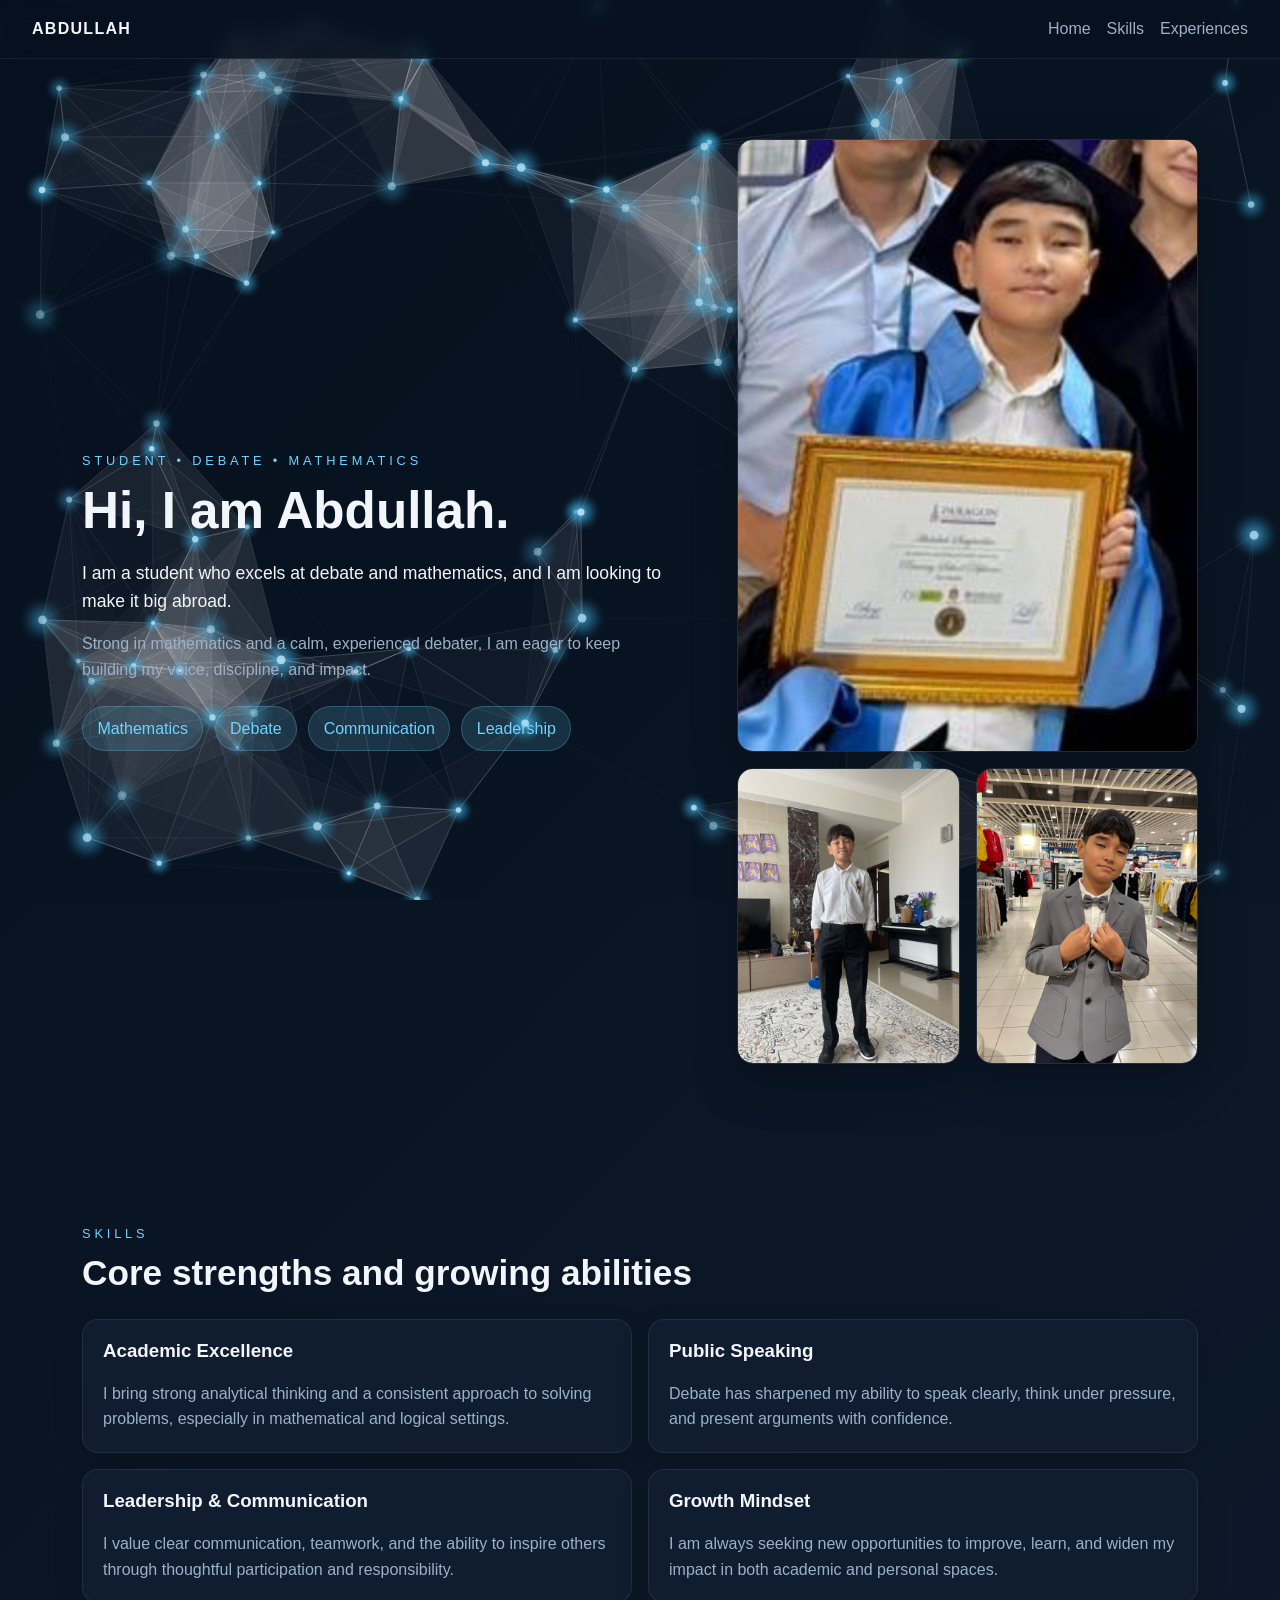
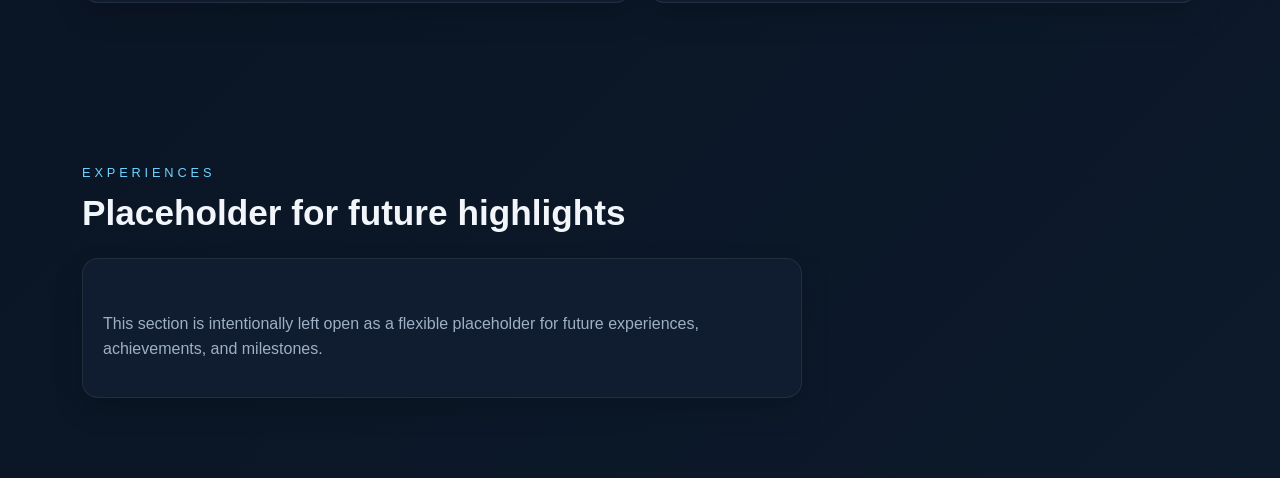
<file: index.html>
<!DOCTYPE html>
<html lang="en">
  <head>
    <meta charset="UTF-8" />
    <meta name="viewport" content="width=device-width, initial-scale=1.0" />
    <title>Abdullah | Portfolio</title>
    <meta
      name="description"
      content="A personal portfolio website inspired by the reference site, with a simplified layout focused on home, skills, and future experiences."
    />
    <link rel="stylesheet" href="style.css" />
  </head>
  <body>
    <canvas id="bg-canvas" aria-hidden="true"></canvas>
    <header class="topbar">
      <a class="brand" href="#home">Abdullah</a>
      <nav class="nav-links" aria-label="Primary navigation">
        <a href="#home">Home</a>
        <a href="#skills">Skills</a>
        <a href="#experiences">Experiences</a>
      </nav>
    </header>

    <main>
      <section id="home" class="hero section">
        <div class="hero-content">
          <p class="eyebrow">Student • Debate • Mathematics</p>
          <h1>Hi, I am Abdullah.</h1>
          <p id="intro-text" class="intro">
            I am a student who excels at debate and mathematics, and I am looking to make it big abroad.
          </p>
          <p id="subtext" class="subtext">
            Strong in mathematics and a calm, experienced debater, I am eager to keep building my voice, discipline, and impact.
          </p>

          <div id="skill-highlights" class="skill-highlights" aria-label="Homepage skills">
            <span>Mathematics</span>
            <span>Debate</span>
            <span>Communication</span>
            <span>Leadership</span>
          </div>
        </div>

        <div class="hero-gallery" aria-label="Personal photos">
          <img id="hero-img-1" src="pics/GRAD.png" alt="Abdullah in graduation portrait" />
          <img id="hero-img-2" src="pics/WhatsApp Image 2026-07-06 at 9.28.49 PM.jpeg" alt="Abdullah in a candid moment" />
          <img id="hero-img-3" src="pics/WhatsApp Image 2026-07-06 at 9.28.50 PM.jpeg" alt="Abdullah in a formal setting" />
        </div>
      </section>

      <section id="skills" class="section">
        <div class="section-heading">
          <p class="eyebrow">Skills</p>
          <h2>Core strengths and growing abilities</h2>
        </div>

        <div class="skills-grid">
          <article class="card">
            <h3>Academic Excellence</h3>
            <p>
              I bring strong analytical thinking and a consistent approach to solving problems, especially in mathematical and logical settings.
            </p>
          </article>
          <article class="card">
            <h3>Public Speaking</h3>
            <p>
              Debate has sharpened my ability to speak clearly, think under pressure, and present arguments with confidence.
            </p>
          </article>
          <article class="card">
            <h3>Leadership & Communication</h3>
            <p>
              I value clear communication, teamwork, and the ability to inspire others through thoughtful participation and responsibility.
            </p>
          </article>
          <article class="card">
            <h3>Growth Mindset</h3>
            <p>
              I am always seeking new opportunities to improve, learn, and widen my impact in both academic and personal spaces.
            </p>
          </article>
        </div>
      </section>

      <section id="experiences" class="section">
        <div class="section-heading">
          <p class="eyebrow">Experiences</p>
          <h2>Placeholder for future highlights</h2>
        </div>

        <div class="placeholder-card">
          <p>
            This section is intentionally left open as a flexible placeholder for future experiences, achievements, and milestones.
          </p>
        </div>
      </section>
    </main>
    <script src="site-settings.js"></script>
    <script src="animation.js" defer></script>
  </body>
</html>
</file>
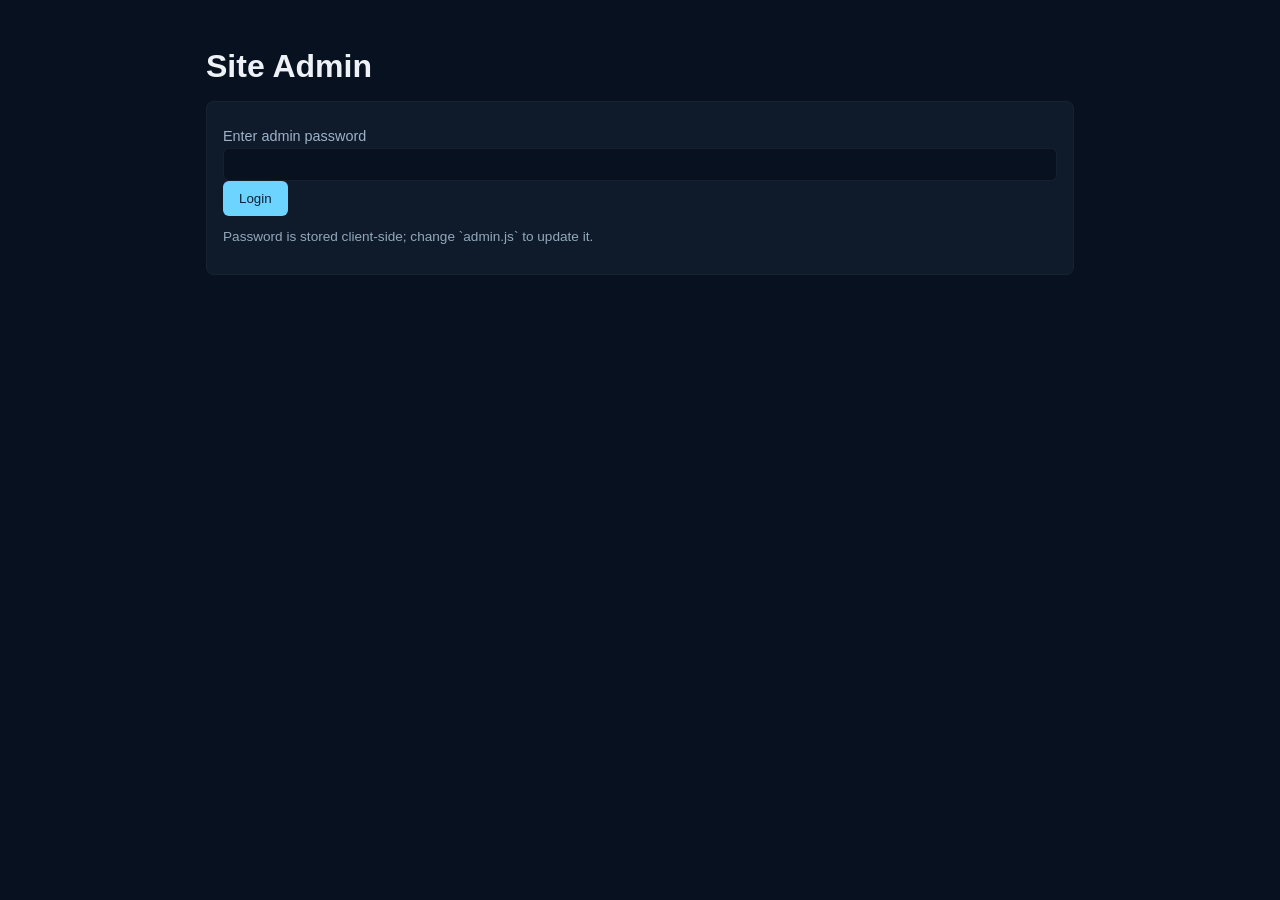
<file: admin.html>
<!doctype html>
<html lang="en">
  <head>
    <meta charset="utf-8" />
    <meta name="viewport" content="width=device-width,initial-scale=1" />
    <title>Admin — Abdullah</title>
    <link rel="stylesheet" href="admin.css" />
  </head>
  <body>
    <main class="container">
      <h1>Site Admin</h1>

      <div id="login-view" class="card">
        <label for="password">Enter admin password</label>
        <input id="password" type="password" autocomplete="new-password" />
        <button id="login">Login</button>
        <p class="hint">Password is stored client-side; change `admin.js` to update it.</p>
      </div>

      <div id="admin-view" class="hidden">
        <section class="card">
          <h2>Home content</h2>
          <label>Intro</label>
          <textarea id="admin-intro" rows="3"></textarea>
          <label>Subtext</label>
          <textarea id="admin-subtext" rows="2"></textarea>
          <label>Skills (comma separated)</label>
          <input id="admin-skills" />
        </section>

        <section class="card">
          <h2>Images</h2>
          <label>Hero image 1</label>
          <select id="hero-1"></select>
          <label>Hero image 2</label>
          <select id="hero-2"></select>
          <label>Hero image 3</label>
          <select id="hero-3"></select>
        </section>

        <section class="card">
          <h2>Colors</h2>
          <label>Background</label>
          <input type="color" id="color-bg" />
          <label>Surface</label>
          <input type="color" id="color-surface" />
          <label>Accent</label>
          <input type="color" id="color-accent" />
          <label>Accent 2</label>
          <input type="color" id="color-accent-2" />
          <label>Text</label>
          <input type="color" id="color-text" />
        </section>

        <div class="actions">
          <button id="apply">Apply</button>
          <button id="save">Save (persist)</button>
          <button id="logout">Logout</button>
        </div>

        <p class="note">Changes are saved to your browser's localStorage and applied immediately. To make server-side persistent changes, update files in the repository.</p>
      </div>
    </main>
    <script src="admin.js"></script>
  </body>
</html>
</file>
<file: style.css>
:root {
  color-scheme: dark;
  --bg: #07111f;
  --surface: #101c2f;
  --surface-2: #18263b;
  --text: #f2f5fa;
  --muted: #9eb0c6;
  --accent: #6dd3ff;
  --accent-2: #88f0b9;
}

* {
  box-sizing: border-box;
}

html {
  scroll-behavior: smooth;
}

body {
  margin: 0;
  font-family: "Segoe UI", Tahoma, Geneva, Verdana, sans-serif;
  line-height: 1.6;
  background: linear-gradient(135deg, var(--bg), #0d1a2b);
  color: var(--text);
}

/* Canvas overlay for atmospheric animation */
#bg-canvas{
  position: fixed;
  inset: 0;
  width: 100%;
  height: 100%;
  pointer-events: none;
  z-index: 0;
}

main { position: relative; z-index: 1; }

img {
  display: block;
  width: 100%;
  height: auto;
  object-fit: cover;
}

.topbar {
  position: sticky;
  top: 0;
  z-index: 10;
  display: flex;
  justify-content: space-between;
  align-items: center;
  padding: 1rem 2rem;
  backdrop-filter: blur(10px);
  background: rgba(7, 17, 31, 0.8);
  border-bottom: 1px solid rgba(255, 255, 255, 0.08);
}

.brand {
  color: var(--text);
  text-decoration: none;
  font-weight: 700;
  letter-spacing: 0.08em;
  text-transform: uppercase;
}

.nav-links {
  display: flex;
  gap: 1rem;
}

.nav-links a {
  color: var(--muted);
  text-decoration: none;
  transition: color 0.2s ease;
}

.nav-links a:hover {
  color: var(--accent);
}

.section {
  max-width: 1180px;
  margin: 0 auto;
  padding: 5rem 2rem;
}

.hero {
  display: grid;
  gap: 2rem;
  grid-template-columns: 1.15fr 0.85fr;
  align-items: center;
}

.eyebrow {
  margin: 0 0 0.5rem;
  font-size: 0.8rem;
  letter-spacing: 0.3em;
  text-transform: uppercase;
  color: var(--accent);
}

h1,
h2,
h3 {
  margin-top: 0;
  line-height: 1.2;
}

h1 {
  font-size: clamp(2.2rem, 4vw, 3.4rem);
  margin-bottom: 1rem;
}

h2 {
  font-size: clamp(1.6rem, 3vw, 2.2rem);
  margin-bottom: 1rem;
}

.intro {
  font-size: 1.1rem;
  color: var(--text);
  margin-bottom: 0.8rem;
}

.subtext {
  color: var(--muted);
  max-width: 62ch;
}

.skill-highlights {
  display: flex;
  flex-wrap: wrap;
  gap: 0.7rem;
  margin-top: 1.5rem;
}

.skill-highlights span {
  padding: 0.55rem 0.9rem;
  border-radius: 999px;
  background: rgba(109, 211, 255, 0.15);
  color: var(--accent);
  border: 1px solid rgba(109, 211, 255, 0.25);
}

.hero-gallery {
  display: grid;
  gap: 1rem;
  grid-template-columns: repeat(2, minmax(0, 1fr));
}

.hero-gallery img {
  border-radius: 1rem;
  min-height: 220px;
  border: 1px solid rgba(255, 255, 255, 0.1);
  box-shadow: 0 20px 45px rgba(0, 0, 0, 0.25);
}

.hero-gallery img:first-child {
  grid-column: span 2;
}

.section-heading {
  margin-bottom: 1.5rem;
}

.skills-grid {
  display: grid;
  gap: 1rem;
  grid-template-columns: repeat(2, minmax(0, 1fr));
}

.card,
.placeholder-card {
  padding: 1.25rem;
  border-radius: 1rem;
  background: var(--surface);
  border: 1px solid rgba(255, 255, 255, 0.08);
  box-shadow: 0 12px 30px rgba(0, 0, 0, 0.16);
}

.card p,
.placeholder-card p {
  margin-bottom: 0;
  color: var(--muted);
}

.placeholder-card {
  max-width: 720px;
  min-height: 140px;
  display: grid;
  align-items: center;
}

@media (max-width: 900px) {
  .hero {
    grid-template-columns: 1fr;
  }

  .skills-grid {
    grid-template-columns: 1fr;
  }
}

@media (max-width: 640px) {
  .topbar {
    flex-direction: column;
    gap: 0.7rem;
  }

  .section {
    padding: 3.5rem 1rem;
  }

  .hero-gallery {
    grid-template-columns: 1fr;
  }

  .hero-gallery img:first-child {
    grid-column: auto;
  }
}
</file>
<file: admin.css>
:root{--bg:#07111f}
*{box-sizing:border-box}
body{font-family:Segoe UI,Arial;margin:0;background:var(--bg);color:#eef2f7}
.container{max-width:900px;margin:2rem auto;padding:1rem}
.card{background:#0f1b2a;padding:1rem;border-radius:8px;margin-bottom:1rem;border:1px solid rgba(255,255,255,0.04)}
.hidden{display:none}
label{display:block;margin-top:.6rem;font-size:.9rem;color:#9fb2c9}
input[type=text],input[type=password],input[type=color],select,textarea{width:100%;padding:.5rem;margin-top:.3rem;border-radius:6px;border:1px solid rgba(255,255,255,0.06);background:#07111f;color:#eef2f7}
.actions{display:flex;gap:.6rem;margin-top:1rem}
button{padding:.6rem 1rem;border-radius:6px;border:none;background:#6dd3ff;color:#032332;cursor:pointer}
.hint,.note{color:#93a8bd;font-size:.85rem}
h1{margin:0 0 1rem}
h2{margin:0 0 .6rem}
</file>
